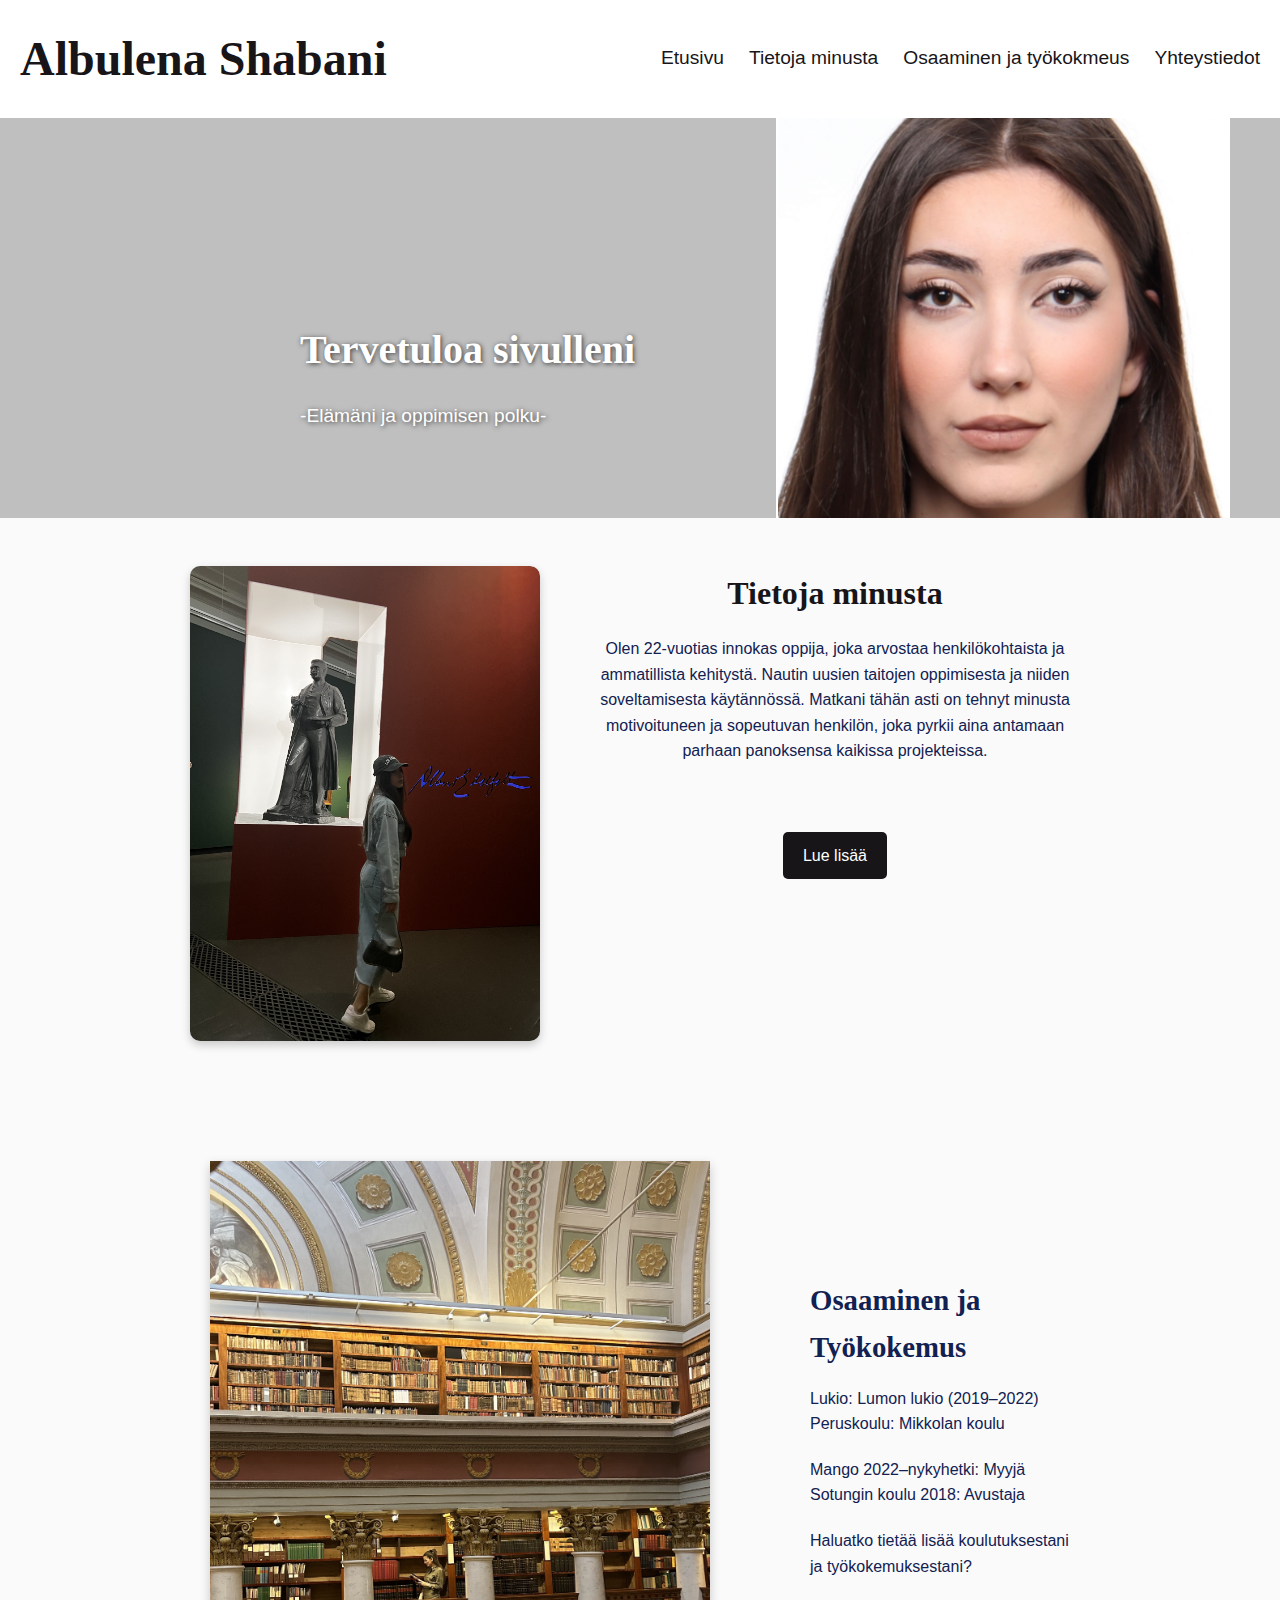
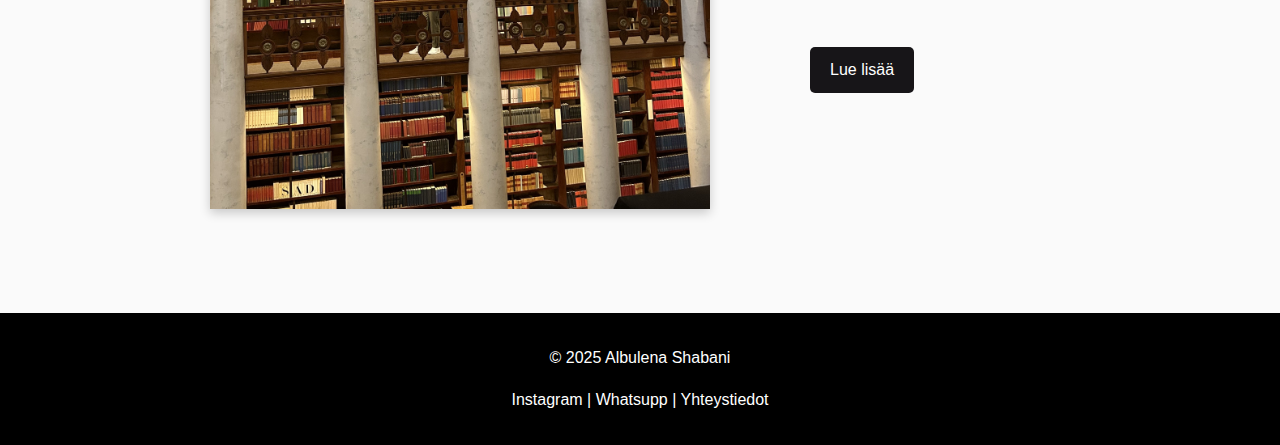
<file: index.html>
<!DOCTYPE html>
<html lang="fi">
<head>
  <meta charset="UTF-8">
  <meta name="viewport" content="width=device-width, initial-scale=1.0">
  <title>About Me - Etusivu</title>
  <link rel="stylesheet" href="style.css">
</head>
<body>
  <header>
  <h1>Albulena Shabani</h1>
  <nav> 
    <ul>
      <li><a href="index.html">Etusivu</a></li>
      <li><a href="Tietoja minusta.html">Tietoja minusta</a></li>
      <li><a href="Osaaminen ja työkokemus.html">Osaaminen ja työkokmeus</a></li>
      <li><a href="yhteystiedot.html">Yhteystiedot</a></li>
    </ul>
  </nav>
</header>

<div class="header-banner">
  <img src="light-blue.jpg" alt="Maisemakuva" class="background-image">
  <img src="IMG_4357.jpg" alt="Profiilikuva" class="overlay-image">
  <div class="banner-text">
    <h2>Tervetuloa sivulleni</h2>
    <p>-Elämäni ja oppimisen polku-</p>
  </div>
</div>


<section class="hero">
  <div class="hero-content">
    <img src="IMG_1.jpg" alt="Tietoja minusta" class="hero-image">
    <div class="hero-text">
      <h3>Tietoja minusta</h3>
      <p>
        Olen 22-vuotias innokas oppija, joka arvostaa henkilökohtaista ja ammatillista kehitystä.
        Nautin uusien taitojen oppimisesta ja niiden soveltamisesta käytännössä. Matkani tähän asti
        on tehnyt minusta motivoituneen ja sopeutuvan henkilön, joka pyrkii aina antamaan
        parhaan panoksensa kaikissa projekteissa.
      </p>
      <a class="button" href="Tietoja minusta.html">Lue lisää</a>
    </div>
  </div>
</section>

<section class="skills-experience">
  <div class="skills-content">
    <img src="IMG_4.jpg" alt="Koulutus" class="skills-image">
    <div class="skills-text">
      <h4>Osaaminen ja Työkokemus</h4>

      <div class="quick-info">
        <div class="info-block">
          <p>Lukio: Lumon lukio (2019–2022)<br>Peruskoulu: Mikkolan koulu</p>
        </div>

        <div class="info-block">
          <p>Mango 2022–nykyhetki: Myyjä<br>Sotungin koulu 2018: Avustaja</p>
        </div>
      </div>

      <p>Haluatko tietää lisää koulutuksestani ja työkokemuksestani?</p>
      <a class="button" href="Osaaminen ja työkokemus.html">Lue lisää</a>
    </div>
  </div>
</section>



  <footer>
    <p>&copy; 2025 Albulena Shabani</p>
    <p>
      <a href="https://www.instagram.com">Instagram</a> | 
      <a href="https://whatsupp.com">Whatsupp</a> |
      <a href="yhteystiedot.html">Yhteystiedot</a>
    </p>
  </footer>
</body>
</html>
</file>
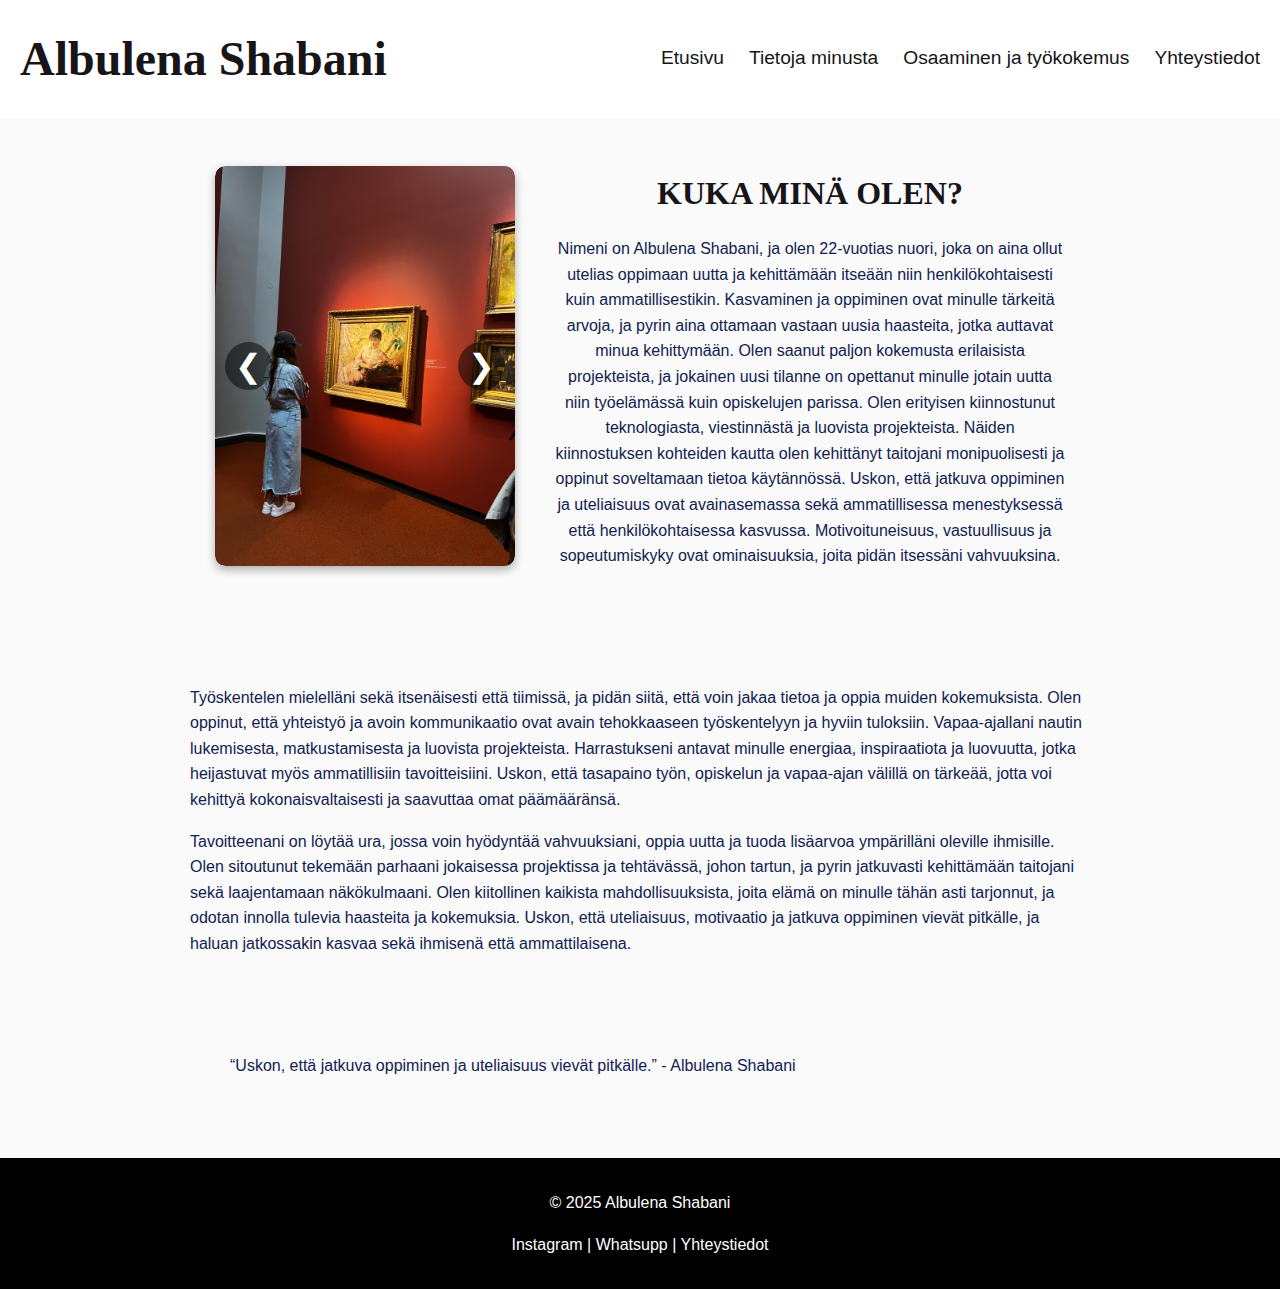
<file: Tietoja minusta.html>
<!DOCTYPE html>
<html lang="fi">
<head>
  <meta charset="UTF-8">
  <meta name="viewport" content="width=device-width, initial-scale=1.0">
  <title> Tietoja minusta </title>
  <link rel="stylesheet" href="style.css">
</head>
<body>
  <header>
    <h1>Albulena Shabani</h1>
    <nav>
      <ul>
        <li><a href="index.html">Etusivu</a></li>
        <li><a href="Tietoja minusta.html">Tietoja minusta</a></li>
        <li><a href="osaaminen ja työkokemus.html">Osaaminen ja työkokemus</a></li>
        <li><a href="yhteystiedot.html">Yhteystiedot</a></li>
      </ul>
    </nav>
  </header>



<section class="hero">
  <div class="hero-content">

    <!-- LEFT SIDE: image slider -->
    <div class="slider-container">
      <div class="slides">
        <img src="IMG_5.jpg" alt="Minä 1">
        <img src="IMG_4.jpg" alt="Minä 2">
        <img src="IMG_2.jpg" alt="Minä 3">
      </div>
      <button class="prev" onclick="moveSlide(-1)">&#10094;</button>
      <button class="next" onclick="moveSlide(1)">&#10095;</button>
    </div>

    <!-- RIGHT SIDE: text -->
    <div class="hero-text">
      <h2>KUKA MINÄ OLEN?</h2>
      <p>Nimeni on Albulena Shabani, ja olen 22-vuotias nuori, joka on aina ollut utelias oppimaan uutta ja kehittämään itseään niin henkilökohtaisesti kuin ammatillisestikin. Kasvaminen ja oppiminen ovat minulle tärkeitä arvoja, ja pyrin aina ottamaan vastaan uusia haasteita, jotka auttavat minua kehittymään. Olen saanut paljon kokemusta erilaisista projekteista, ja jokainen uusi tilanne on opettanut minulle jotain uutta niin työelämässä kuin opiskelujen parissa.
         Olen erityisen kiinnostunut teknologiasta, viestinnästä ja luovista projekteista. Näiden kiinnostuksen kohteiden kautta olen kehittänyt taitojani monipuolisesti ja oppinut soveltamaan tietoa käytännössä. Uskon, että jatkuva oppiminen ja uteliaisuus ovat avainasemassa sekä ammatillisessa menestyksessä että henkilökohtaisessa kasvussa. Motivoituneisuus, vastuullisuus ja sopeutumiskyky ovat ominaisuuksia, joita pidän itsessäni vahvuuksina.</P>
    </section>

 <section class="under-image-text">
 <p>Työskentelen mielelläni sekä itsenäisesti että tiimissä, ja pidän siitä, että voin jakaa tietoa ja oppia muiden kokemuksista. Olen oppinut, että yhteistyö ja avoin kommunikaatio ovat avain tehokkaaseen työskentelyyn ja hyviin tuloksiin. Vapaa-ajallani nautin lukemisesta, matkustamisesta ja luovista projekteista. Harrastukseni antavat minulle energiaa, inspiraatiota ja luovuutta, jotka heijastuvat myös ammatillisiin tavoitteisiini. Uskon, että tasapaino työn, opiskelun ja vapaa-ajan välillä on tärkeää, jotta voi kehittyä kokonaisvaltaisesti ja saavuttaa omat päämääränsä.</p>
 </p>
 <p>Tavoitteenani on löytää ura, jossa voin hyödyntää vahvuuksiani, oppia uutta ja tuoda lisäarvoa ympärilläni oleville ihmisille. Olen sitoutunut tekemään parhaani jokaisessa projektissa ja tehtävässä, johon tartun, ja pyrin jatkuvasti kehittämään taitojani sekä laajentamaan näkökulmaani. Olen kiitollinen kaikista mahdollisuuksista, joita elämä on minulle tähän asti tarjonnut, ja odotan innolla tulevia haasteita ja kokemuksia. Uskon, että uteliaisuus, motivaatio ja jatkuva oppiminen vievät pitkälle, ja haluan jatkossakin kasvaa sekä ihmisenä että ammattilaisena.</p>
 </section>



 
  <!-- Quote section -->
  <section class="quote">
    <blockquote>
      “Uskon, että jatkuva oppiminen ja uteliaisuus vievät pitkälle.”
      <span>- Albulena Shabani</span>
    </blockquote>
  </section>



<script>
  let slideIndex = 0;
  function moveSlide(direction) {
    const slides = document.querySelector('.slides');
    const totalSlides = slides.children.length;
    slideIndex += direction;
    if (slideIndex < 0) slideIndex = totalSlides - 1;
    else if (slideIndex >= totalSlides) slideIndex = 0;
    slides.style.transform = `translateX(-${slideIndex * 100}%)`;
  }
</script>



 <footer>
    <p>&copy; 2025 Albulena Shabani</p>
    <p>
      <a href="https://www.instagram.com">Instagram</a> | 
      <a href="https://whatsupp.com">Whatsupp</a> |
      <a href="yhteystiedot.html">Yhteystiedot</a>
    </p>
  </footer>
</body>
</html>
</file>
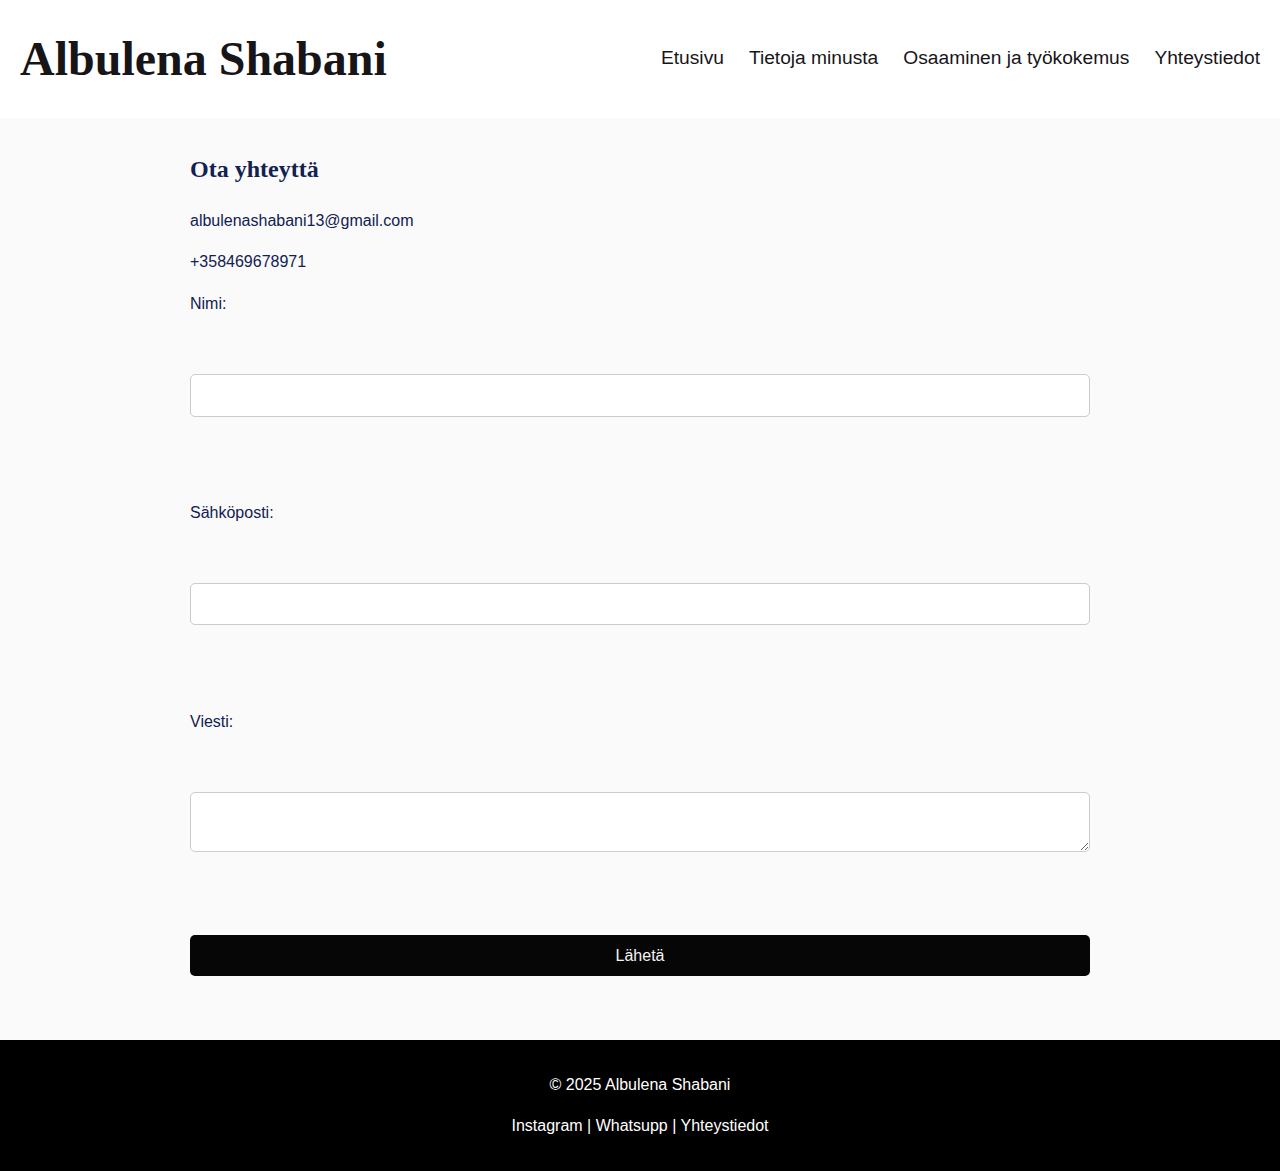
<file: yhteystiedot.html>
<!DOCTYPE html>
<html lang="fi">
<head>
  <meta charset="UTF-8">
  <meta name="viewport" content="width=device-width, initial-scale=1.0">
  <title>Yhteystiedot</title>
<link rel="stylesheet" href="style.css">
</head>
<body>
  <header>
    <h1>Albulena Shabani</h1>
    <nav>
      <ul>
        <li><a href="index.html">Etusivu</a></li>
        <li><a href="Tietoja minusta.html">Tietoja minusta</a></li>
        <li><a href="Osaaminen ja Työkokemus.html">Osaaminen ja työkokemus</a></li>
        <li><a href="yhteystiedot.html">Yhteystiedot</a></li>
      </ul>
    </nav>
  </header>

  <section>
    <h2>Ota yhteyttä</h2>
    <p>albulenashabani13@gmail.com</p> 
    <p>+358469678971</p>
    <form>
      <label for="name">Nimi:</label><br>
      <input type="text" id="name" name="name"><br><br>

      <label for="email">Sähköposti:</label><br>
      <input type="email" id="email" name="email"><br><br>

      <label for="message">Viesti:</label><br>
      <textarea id="message" name="message"></textarea><br><br>

      <button type="submit">Lähetä</button>
    </form>
  </section>

   <footer>
    <p>&copy; 2025 Albulena Shabani</p>
    <p>
      <a href="https://www.instagram.com">Instagram</a> | 
      <a href="https://whatsupp.com">Whatsupp</a> |
      <a href="yhteystiedot.html">Yhteystiedot</a>
    </p>
  </footer>
</body>
</html>
</file>
<file: style.css>
/* =========================================================
   GENERAL STYLES
========================================================= */
body {
  font-family: "Lato", sans-serif;
  margin: 0;
  padding: 0;
  background: #f9f9f9d7;
  color: #112151;
  line-height: 1.6;
}

h1, h2, h3, h4, h5, h6 {
  font-family: "Abril Fatface", serif;
  margin-top: 0;
}

section {
  padding: 2rem;
  max-width: 900px;
  margin: auto;
}

/* =========================================================
   HEADER & NAVIGATION
========================================================= */
header {
  background-color: #ffffff;
  color: #171518;
  padding: 30px 20px;
  display: flex;
  justify-content: space-between;
  align-items: center;
  flex-wrap: wrap;
}

header h1 {
  margin: 0;
  font-size: 3rem;
  font-weight: 700;
  line-height: 1.2;
}

nav ul {
  list-style: none;
  display: flex;
  gap: 25px;
  margin: 0;
  padding: 0;
}

nav a {
  text-decoration: none;
  font-size: 1.2rem;
  color: #171518;
  transition: color 0.3s;
}

nav a:hover {
  color: #555;
}

/* =========================================================
   HEADER BANNER
========================================================= */
.header-banner {
  position: relative;
  width: 100%;
  max-height: 400px;
  overflow: hidden;
}

.header-banner .background-image {
  width: 100%;
  height: 100%;
  object-fit: cover;
}

.header-banner .overlay-image {
  position: absolute;
  top: 50%;
  right: 50px;
  transform: translateY(-50%);
  width: 450px;
  height: auto;
  border: 2px solid white;
  z-index: 2;
}

.header-banner .banner-text {
  position: absolute;
  top: 50%;
  left: 300px;
  color: white;
  text-shadow: 1px 1px 5px rgba(0,0,0,0.7);
  max-width: 60%;
}

.header-banner .banner-text h2 {
  font-size: 2.5rem;
  margin: 0 0 10px 0;
}

.header-banner .banner-text p {
  font-size: 1.2rem;
}

/* =========================================================
   HERO SECTIONS (Etusivu, Tietoja minusta)
========================================================= */
.hero {
  text-align: center;
  padding: 3rem 1rem;
}

.hero-content {
  display: flex;
  align-items: flex-start;
  justify-content: center;
  gap: 50px;
  flex-wrap: wrap;
  max-width: 1200px;
  margin: 0 auto;
}

.hero-image {
  width: 350px;
  height: auto;
  border-radius: 10px;
  box-shadow: 0 4px 10px rgba(0, 0, 0, 0.2);
  flex-shrink: 0;
}

.hero-text {
  max-width: 700px;
  font-size: 1rem;
  line-height: 1.7;
  color: #112151;
}

.hero-text h2, .hero-text h3 {
  font-size: 2rem;
  margin-bottom: 15px;
  color: #171518;
}

.hero-text p {
  font-size: 1rem;
  line-height: 1.6;
  margin-bottom: 20px;
}

.hero-text .button {
  display: inline-block;
  background-color: #171518;
  color: #fff;
  padding: 10px 20px;
  text-decoration: none;
  border-radius: 5px;
  transition: 0.3s;
}

.hero-text .button:hover {
  background-color: #333;
}

/* =========================================================
   HERO SLIDER (Tietoja minusta - kuvaslideri)
========================================================= */
/* HERO layout */
.hero-content { 
  display: flex;
  align-items: flex-start; /* top-align image and text */
  justify-content: center;
  gap: 40px;
  max-width: 1200px;
  margin: 0 auto;
}

/* SLIDER container on the left */
.slider-container {
  position: relative;
  width: 300px; /* adjust size */
  height: 400px;
  overflow: hidden;
  border-radius: 10px;
  box-shadow: 0 4px 10px rgba(0,0,0,0.3);
}

/* Slides wrapper */
.slides {
  display: flex;
  transition: transform 0.5s ease-in-out;
}

/* Each image inside slider */
.slides img {
  width: 400px;
  height: 400px;
  object-fit: cover;
  border-radius: 10px;
}

/* Navigation arrows */
.prev, .next {
  position: absolute;
  top: 50%;
  transform: translateY(-50%);
  background: rgba(0,0,0,0.5);
  color: white;
  border: none;
  font-size: 2rem;
  cursor: pointer;
  padding: 5px 10px;
  border-radius: 50%;
}

.prev { left: 10px; }
.next { right: 10px; }

.prev:hover, .next:hover {
  background: rgba(0,0,0,0.7);
}

/* Text on the right */
.hero-text {
  max-width: 510px;
}

.hero-text h2 {
  font-size: 2rem;
  margin-bottom: 15px;
}

.hero-text p {
  font-size: 1rem;
  line-height: 1.6;
  margin-bottom: 20px;
}

.hero-text .button {
  display: inline-block;
  background-color: #171518;
  color: #fff;
  padding: 10px 20px;
  text-decoration: none;
  border-radius: 5px;
}

.hero-text .button:hover {
  background-color: #333;
}

/* Responsive (mobile) */
@media (max-width: 768px) {
  .hero-content {
    flex-direction: column;
    text-align: center;
  }
  .slider-container {
    width: 100%;
    height: 250px;
  }
  .slides img {
    width: 100%;
    height: 250px;
  }
}

/* =========================================================
   SKILLS & EXPERIENCE SECTION
========================================================= */
.skills-content {
  display: flex;
  align-items: center;
  justify-content: center;
  gap: 100px;
  padding: 40px 20px;
}

.skills-image {
  width: 500px;
  height: auto;
  border-radius: 0px;
  box-shadow: 0 4px 10px rgba(0,0,0,0.2);
}

.skills-text {
  max-width: 600px;
}

.skills-text h4 {
  font-size: 1.8rem;
  margin-bottom: 15px;
}

.skills-text p {
  font-size: 1rem;
  line-height: 1.6;
  margin-bottom: 20px;
}

.skills-text .button {
  display: inline-block;
  background-color: #171518;
  color: #fff;
  padding: 10px 20px;
  text-decoration: none;
  border-radius: 5px;
}

.skills-text .button:hover {
  background-color: #333;
}

/* =========================================================
   ABOUT ME PAGE
========================================================= */
.about-container {
  display: flex;
  align-items: flex-start;
  gap: 40px;
  max-width: 1000px;
  margin: 0 auto;
  padding: 20px;
}

.about-image img {
  max-width: 300px;
  height: auto;
  border-radius: 10px;
}

.about-text {
  flex: 1;
}

/* =========================================================
   FORMS (Yhteystiedot)
========================================================= */
form {
  display: flex;
  flex-direction: column;
  gap: 1rem;
}

input, textarea, button {
  padding: 0.7rem;
  font-size: 1rem;
  border: 1px solid #ccc;
  border-radius: 5px;
  font-family: "Lato", sans-serif;
}

button {
  background: #060606;
  color: #f4f4f4;
  border: none;
  cursor: pointer;
}

button:hover {
  background: #fafafa;
  color: #111;
}

/* =========================================================
   FOOTER
========================================================= */
footer {
  background: #000000;
  color: #fff;
  text-align: center;
  padding: 1rem;
  margin-top: 2rem;
}

footer a {
  color: #ffffff;
  text-decoration: none;
}

footer a:hover {
  text-decoration: underline;
}

/* =========================================================
   BUTTONS & PROJECT CARDS
========================================================= */
.button {
  display: inline-block;
  margin-top: 3rem;
  padding: 0.7rem 1.2rem;
  background: rgba(172, 166, 160, 0.98);
  color: #fff;
  text-decoration: none;
  border-radius: 5px;
}

.button:hover {
  background: #dddbc1;
  color: #111215;
}

.project {
  background: #fdfdfd;
  padding: 1rem;
  margin-bottom: 1.5rem;
  border-radius: 8px;
  box-shadow: 0 2px 5px rgba(0,0,0,0.1);
}

.project h3 {
  margin-top: 0.5rem;
}

/* =========================================================
   RESPONSIVE DESIGN
========================================================= */
@media (max-width: 768px) {
  .hero-content, .skills-content, .about-container {
    flex-direction: column;
    text-align: center;
  }

  .hero-image, .skills-image {
    width: 80%;
    margin-bottom: 20px;
  }

  .about-image img {
    max-width: 80%;
    margin-bottom: 20px;
  }

  .hero-text, .skills-text, .about-text {
    max-width: 90%;
  }
}
</file>
